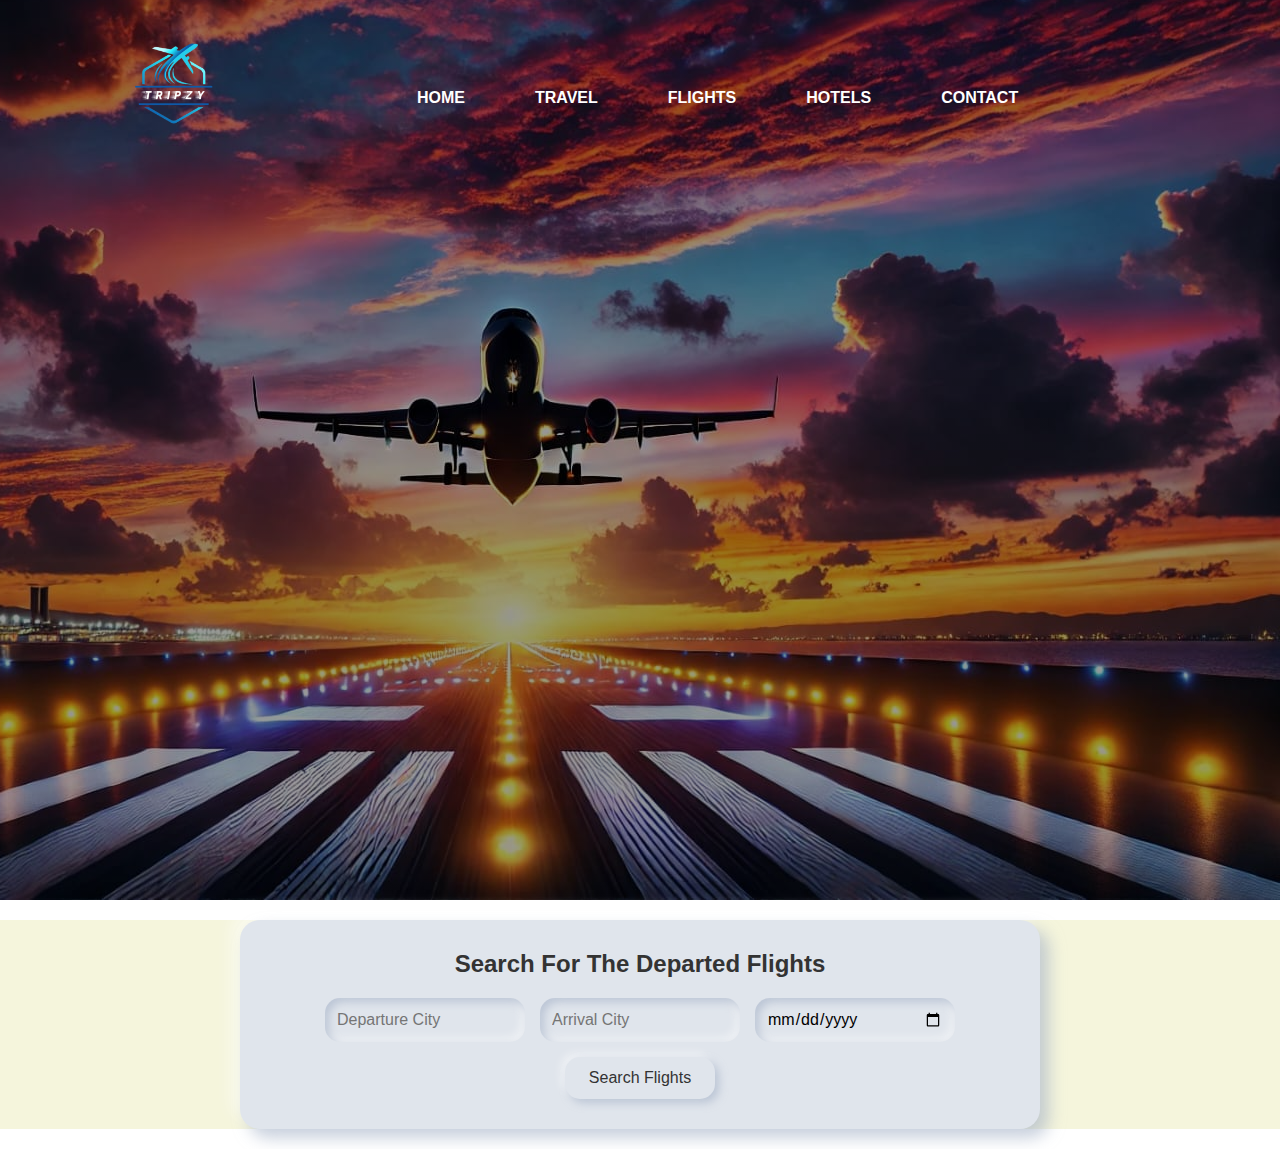
<file: Travel_page/flight.html>
<!DOCTYPE html>
<html lang="en">
<head>
    <meta charset="UTF-8">
    <meta name="viewport" content="width=device-width, initial-scale=1.0">
    <title>TRIPZY - Travel Page</title>
    <link rel="stylesheet" href="flight.css"> 
</head>
<body>
    <div class="banner">
        <img src="flight.jpg" alt="" id="travel">
        <div class="navbar">
          <img class="logo" src="logo1.png" />
          <ul>
            <li><a href="index.html">HOME</a></li>
            <li><a href="travel.html">TRAVEL</a></li>
            <li><a href="flights.html">FLIGHTS</a></li>
            <li><a href="#">HOTELS</a></li>
            <li><a href="#">CONTACT</a></li>
          </ul>
        </div>
        <div class="content">
          <h1>FIND YOUR PERFECT FLIGHT</h1>
        </div>
    </div>

    <div class="search">
        <div class="search-bar">
            <h1>Search For The Departed Flights</h1>
            <form id="flightSearchForm">
                <input type="text" name="departure" placeholder="Departure City" required>
                <input type="text" name="arrival" placeholder="Arrival City" required>
                <input type="date" name="departure-date" required>
                <button type="submit">Search Flights</button>
            </form>
        </div>

        <!-- <div class="search-bar">
            <h1>Search For The Arrival Flights</h1>
            <form>
                <input type="text" name="departure" placeholder="Departure City" required>
                <input type="text" name="arrival" placeholder="Arrival City" required>
                <input type="date" name="departure-date" required>
                <button type="submit">Search Flights</button>
            </form>
        </div> -->
    </div>

    <div id="flightResults" class="flight-results" style="display: none;">
        <h2>Available Flights</h2>
        <div id="flightsList" class="flights-list"></div>
    </div>


    <script src="flight.js"></script>
    

</body>
</html>
</file>
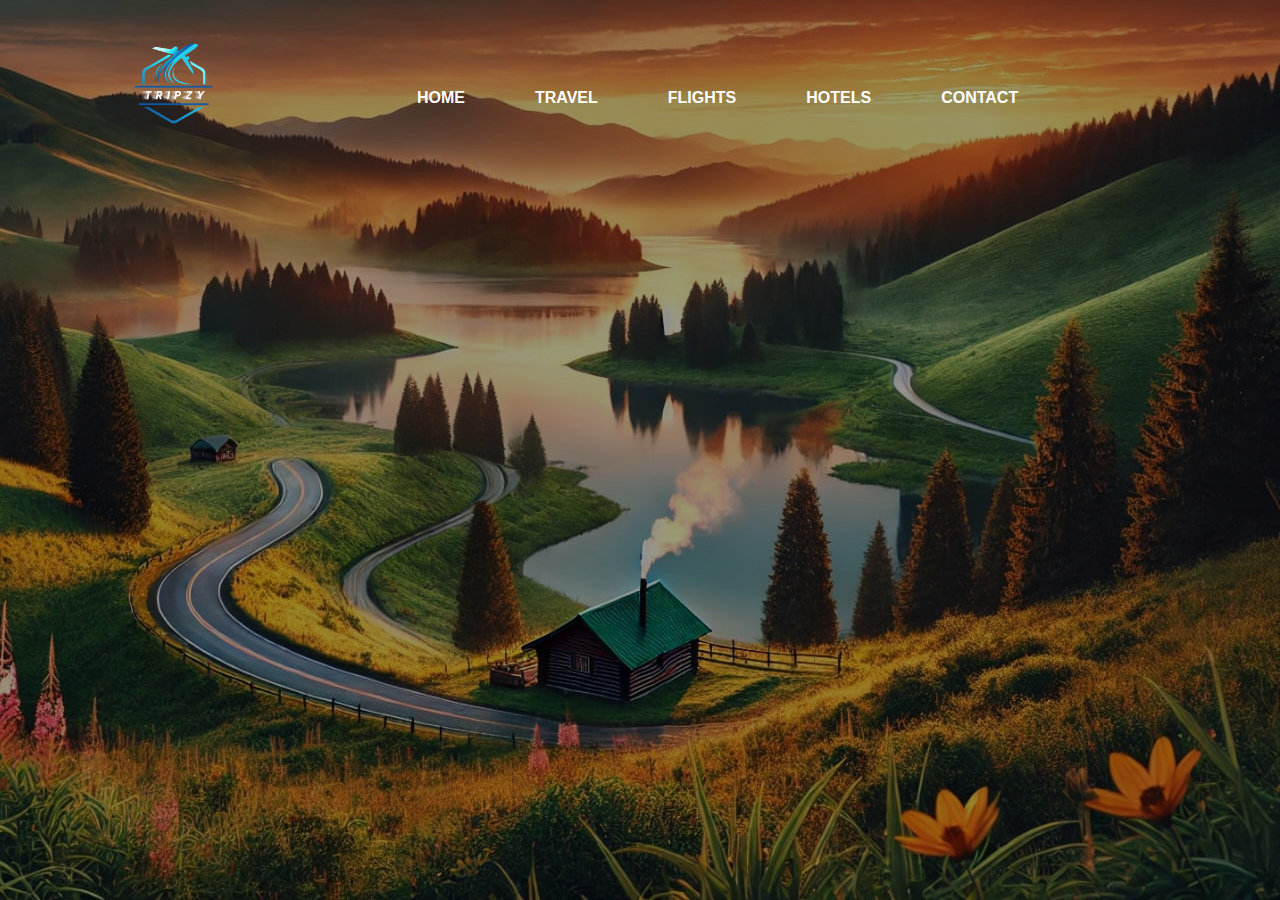
<file: Travel_page/travel.html>
<!DOCTYPE html>
<html lang="en">
<head>
    <meta charset="UTF-8">
    <meta name="viewport" content="width=device-width, initial-scale=1.0">
    <title>TRIPZY - Travel Page</title>
    <link rel="stylesheet" href="travel.css"> <!-- Link to your CSS file -->
</head>
<body>

    <!-- Header Section -->

    <div class="banner">
        <img src="travel.jpg" alt="" id="travel">
        <div class="navbar">
          <img class="logo" src="logo1.png" />
          <ul>
            <li><a href="index.html">HOME</a></li>
            <li><a href="travel.html">TRAVEL</a></li>
            <li><a href="flight.html">FLIGHTS</a></li>
            <li><a href="#">HOTELS</a></li>
            <li><a href="#">CONTACT</a></li>
          </ul>
        </div>
        <div class="content">
          <h1>DISCOVER YOR NEXT ADVENTURE</h1>
        </div>
      </div>

    
   
   

</body>
</html>
</file>
<file: Travel_page/flight.css>
* {
    margin: 0;
    padding: 0;
    font-family: sans-serif;
    box-sizing: border-box;
}

/* Navbar Styles */

.banner {
    width: 100%;
    height: 100vh; /* Full height for mobile */
    background-image: linear-gradient(rgba(0,0,0,0.40),rgba(0,0,0,0.40));
    background-position: center;
    background-size: center;
}

.navbar {
    width: 90%;
    padding: 30px;
    margin: auto;
    display: flex;
    align-items: center;
    flex-direction: column; /* Stack items vertically on small screens */
}

.logo {
    width: 160px;
    margin-top: -10px;
    cursor: pointer;
    margin-right: 0; /* Remove right margin on small screens */
    margin-bottom: 20px; /* Add bottom margin for spacing */
}

.navbar ul {
    display: flex; /* Use flexbox for horizontal alignment */
    justify-content: center; /* Center the items */
}

.navbar ul li {
    list-style: none; /* Remove default list styling */
    margin: 0 15px; /* Horizontal spacing between items */
    position: relative; /* Position for pseudo-elements */
}

.navbar ul li a {
    text-decoration: none; /* Remove underline from links */
    text-transform: uppercase; /* Uppercase text for emphasis */
    color: #ffffff; /* White text color */
    font-weight: 600; /* Bold text */
    padding: 10px 15px; /* Padding for clickable area */
    border-radius: 5px; /* Rounded corners */
    transition: background-color 0.3s, color 0.3s; /* Smooth transition for hover effects */
}

.navbar ul li a:hover {
    background-color: #3498db; /* Bright blue background on hover */
    color: #ffffff; /* Keep text color white on hover */
    box-shadow: 0 4px 15px rgba(0, 0, 0, 0.2); /* Shadow effect on hover */
}

.navbar ul li a::after {
    content: ''; /* Create a pseudo-element */
    display: block; /* Make it a block element */
    height: 3px; /* Height of the underline */
    width: 0; /* Start with no width */
    background: #5cfaff; /* Color of the underline */
    transition: width 0.3s; /* Smooth transition for width */
    position: absolute; /* Position it absolutely */
    left: 50%; /* Center it horizontally */
    bottom: -5px; /* Position it below the text */
    transform: translateX(-50%); /* Center the underline */
}

.navbar ul li a:hover::after {
    width: 100%; /* Expand the underline on hover */
}

.content {
    width: 100%;
    position: absolute;
    color: white;
    top: 45%;
    transform: translateY(-50%);
    text-align: center;
    
}

.content h1 {
    margin-top: 80px;
    font-size: 50px; /* Smaller font size for mobile */
    font-weight: 800;
    opacity: 0;
    transform: translateZ(-500px);
    animation: floatEffect 4s ease-out forwards;
}

@keyframes floatEffect {
    0% {
        opacity: 0;
        transform: translateZ(-500px);
    }
    100% {
        opacity: 1;
        transform: translateZ(0);
    }
}



#travel {
    position: absolute;
    right: 0;
    bottom: 0;
    z-index: -1;
}

@media (min-aspect-ratio: 16/9) {
    #travel{
        width: 100%;
        height: auto;
    }
}

/* Styles for tablets and larger screens */
@media (min-width: 768px) {
    .navbar {
        flex-direction: row; /* Horizontal layout for larger screens */
    }

    .logo {
        margin-right: 8rem; /* Restore right margin */
    }

    .navbar ul li {
        margin: 20px; /* Restore original margin */
    }

    .content h1 {
        font-size: 70px; /* Adjust font size for tablets */
    }

    
}

/* Styles for desktops */
@media (min-width: 1024px) {
    .content h1 {
        font-size: 60px; /* Original font size for desktops */
    }
}

/* General Styling for the Search Bar */
/* General Styling for the Search Bar */
.search{
    background-color: beige;
}
.search-bar {
    background-color: #e0e5ec; /* Light gray background */
    padding: 30px;
    border-radius: 20px;
    transition: transform 2s;    
    max-width: 800px;
    margin: 20px auto;
    text-align: center;
    box-shadow: 9px 9px 16px rgba(163, 177, 198, 0.6), 
    -9px -9px 16px rgba(255, 255, 255, 0.5);
}
.search-bar:hover{
    transform: translateY(-5px);
}

/* Styling for the Heading */
.search-bar h1 {
    font-size: 24px;
    color: #333;
    margin-bottom: 20px;
    font-weight: 600;
}

/* Styling for the Form */
.search-bar form {
    display: flex;
    flex-wrap: wrap;
    gap: 15px;
    justify-content: center;
}

/* Styling for Input Fields */
.search-bar input[type="text"],
.search-bar input[type="date"] {
    padding: 12px;
    border: none;
    border-radius: 15px;
    font-size: 16px;
    width: 100%;
    max-width: 200px;
    background-color: #e0e5ec; /* Match the background */
    box-shadow: inset 4px 4px 8px rgba(163, 177, 198, 0.6), 
                inset -4px -4px 8px rgba(255, 255, 255, 0.5); /* Inner neomorphism effect */
    transition: box-shadow 0.3s ease;
}

.search-bar input[type="text"]:focus,
.search-bar input[type="date"]:focus {
    box-shadow: inset 2px 2px 4px rgba(163, 177, 198, 0.6), 
                inset -2px -2px 4px rgba(255, 255, 255, 0.5); /* Subtler shadow on focus */
    outline: none;
}

/* Styling for the Submit Button */
.search-bar button {
    padding: 12px 24px;
    background-color: #e0e5ec; /* Match the background */
    color: #333;
    border: none;
    border-radius: 15px;
    font-size: 16px;
    cursor: pointer;
    box-shadow: 4px 4px 8px rgba(163, 177, 198, 0.6), 
                -4px -4px 8px rgba(255, 255, 255, 0.5); /* Neomorphism effect */
    transition: box-shadow 0.3s ease, transform 0.3s ease;
}

.search-bar button:hover {
    box-shadow: 2px 2px 4px rgba(163, 177, 198, 0.6), 
                -2px -2px 4px rgba(255, 255, 255, 0.5); /* Subtler shadow on hover */
    transform: translateY(-2px); /* Slight lift effect */
}

.search-bar button:active {
    box-shadow: inset 4px 4px 8px rgba(163, 177, 198, 0.6), 
                inset -4px -4px 8px rgba(255, 255, 255, 0.5); /* Pressed effect */
    transform: translateY(0);
}

.flight-results {
    background-color: #fff;
    padding: 20px;
    border-radius: 10px;
    box-shadow: 0 4px 10px rgba(0, 0, 0, 0.1);
    max-width: 800px;
    margin: 20px auto;
}

.flight-results h2 {
    font-size: 22px;
    color: #333;
    margin-bottom: 20px;
}

.flights-list {
    display: flex;
    flex-direction: column;
    gap: 15px;
}

.flight-card {
    background-color: #f9f9f9;
    padding: 15px;
    border-radius: 5px;
    box-shadow: 0 2px 5px rgba(0, 0, 0, 0.1);
    text-align: center;
}

.flight-card h3 {
    font-size: 18px;
    color: #007BFF;
    margin-bottom: 10px;
}

.flight-card p {
    font-size: 14px;
    color: #555;
    margin: 5px 0;
}
</file>
<file: Travel_page/travel.css>
* {
    margin: 0;
    padding: 0;
    font-family: sans-serif;
    box-sizing: border-box;
}

/* Navbar Styles */

.banner {
    width: 100%;
    height: 100vh; /* Full height for mobile */
    background-image: linear-gradient(rgba(0,0,0,0.40),rgba(0,0,0,0.40));
    background-position: center;
    background-size: center;
}

.navbar {
    width: 90%;
    padding: 30px;
    margin: auto;
    display: flex;
    align-items: center;
    flex-direction: column; /* Stack items vertically on small screens */
}

.logo {
    width: 160px;
    margin-top: -10px;
    cursor: pointer;
    margin-right: 0; /* Remove right margin on small screens */
    margin-bottom: 20px; /* Add bottom margin for spacing */
}

.navbar ul {
    display: flex; /* Use flexbox for horizontal alignment */
    justify-content: center; /* Center the items */
}

.navbar ul li {
    list-style: none; /* Remove default list styling */
    margin: 0 15px; /* Horizontal spacing between items */
    position: relative; /* Position for pseudo-elements */
}

.navbar ul li a {
    text-decoration: none; /* Remove underline from links */
    text-transform: uppercase; /* Uppercase text for emphasis */
    color: #ffffff; /* White text color */
    font-weight: 600; /* Bold text */
    padding: 10px 15px; /* Padding for clickable area */
    border-radius: 5px; /* Rounded corners */
    transition: background-color 0.3s, color 0.3s; /* Smooth transition for hover effects */
}

.navbar ul li a:hover {
    background-color: #3498db; /* Bright blue background on hover */
    color: #ffffff; /* Keep text color white on hover */
    box-shadow: 0 4px 15px rgba(0, 0, 0, 0.2); /* Shadow effect on hover */
}

.navbar ul li a::after {
    content: ''; /* Create a pseudo-element */
    display: block; /* Make it a block element */
    height: 3px; /* Height of the underline */
    width: 0; /* Start with no width */
    background: #5cfaff; /* Color of the underline */
    transition: width 0.3s; /* Smooth transition for width */
    position: absolute; /* Position it absolutely */
    left: 50%; /* Center it horizontally */
    bottom: -5px; /* Position it below the text */
    transform: translateX(-50%); /* Center the underline */
}

.navbar ul li a:hover::after {
    width: 100%; /* Expand the underline on hover */
}

.content {
    width: 100%;
    position: absolute;
    color: white;
    top: 45%;
    transform: translateY(-50%);
    text-align: center;
    
}

.content h1 {
    margin-top: 80px;
    font-size: 50px; /* Smaller font size for mobile */
    font-weight: 800;
    opacity: 0;
    transform: translateZ(-500px);
    animation: floatEffect 4s ease-out forwards;
}

@keyframes floatEffect {
    0% {
        opacity: 0;
        transform: translateZ(-500px);
    }
    100% {
        opacity: 1;
        transform: translateZ(0);
    }
}



#travel {
    position: absolute;
    right: 0;
    bottom: 0;
    z-index: -1;
}

@media (min-aspect-ratio: 16/9) {
    #travel{
        width: 100%;
        height: auto;
    }
}

/* Styles for tablets and larger screens */
@media (min-width: 768px) {
    .navbar {
        flex-direction: row; /* Horizontal layout for larger screens */
    }

    .logo {
        margin-right: 8rem; /* Restore right margin */
    }

    .navbar ul li {
        margin: 20px; /* Restore original margin */
    }

    .content h1 {
        font-size: 70px; /* Adjust font size for tablets */
    }

    
}

/* Styles for desktops */
@media (min-width: 1024px) {
    .content h1 {
        font-size: 90px; /* Original font size for desktops */
    }
}


.travel-guides {
    background-color: #ffffff; /* White background for travel guides */
    padding: 40px; /* Padding for spacing */
    border-radius: 20px; /* Rounded corners */
    margin: 20px; /* Margin around the section */
    box-shadow: 0 4px 20px rgba(0, 0, 0, 0.1); /* Subtle shadow for depth */
    text-align: center; /* Center text */
}

.guide-cards {
    display: flex; /* Use flexbox for card layout */
    justify-content: space-around; /* Space between cards */
    flex-wrap: wrap; /* Allow wrapping for smaller screens */
}

.guide-card {
    background-color: #e0e0e0; /* Light gray background for cards */
    border-radius: 20px; /* Rounded corners for cards */
    padding: 20px; /* Padding inside cards */
    margin: 10px; /* Margin around cards */
    width: 250px; /* Fixed width for cards */
    box-shadow: 0 4px 20px rgba(0, 0, 0, 0.1); /* Subtle shadow for depth */
    transition: transform 0.3s; /* Smooth transition for hover effect */
}

.guide-card:hover {
    transform: translateY(-5px); /* Slightly lift card on hover */
}
</file>
